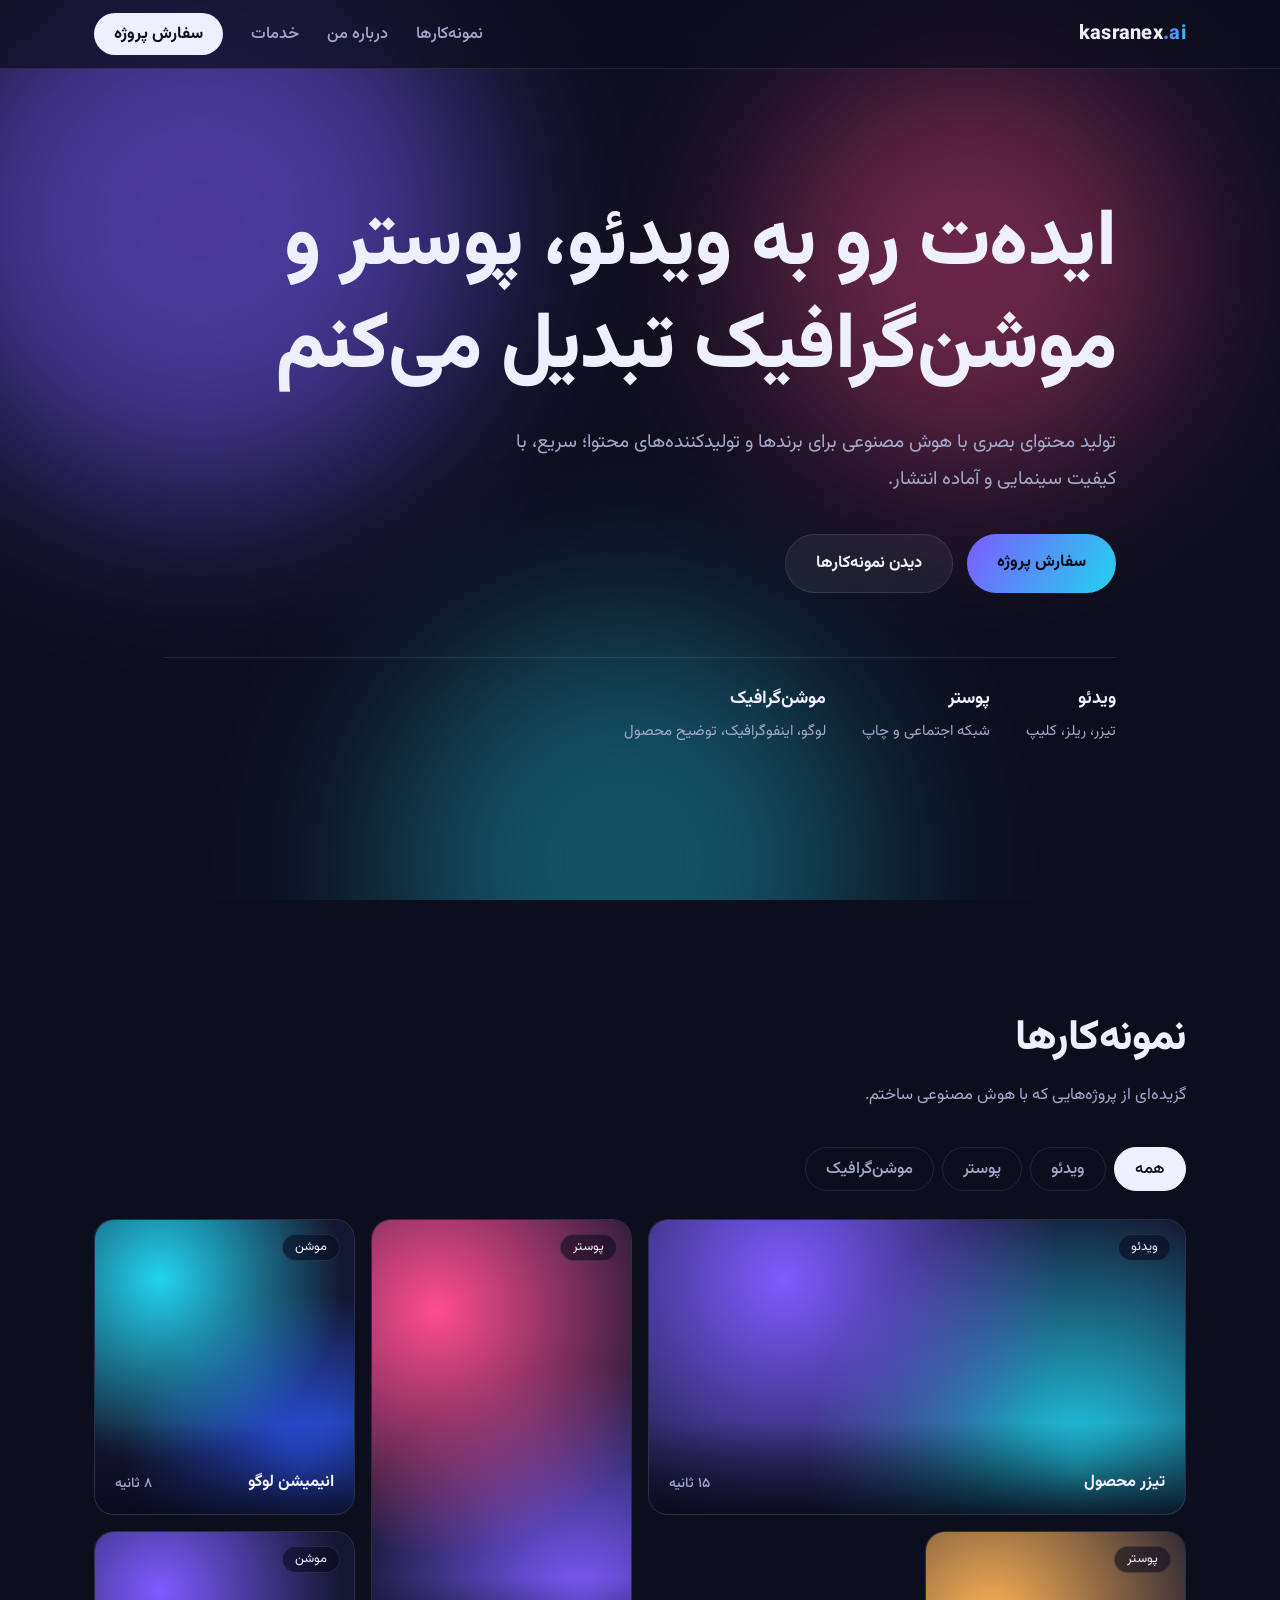
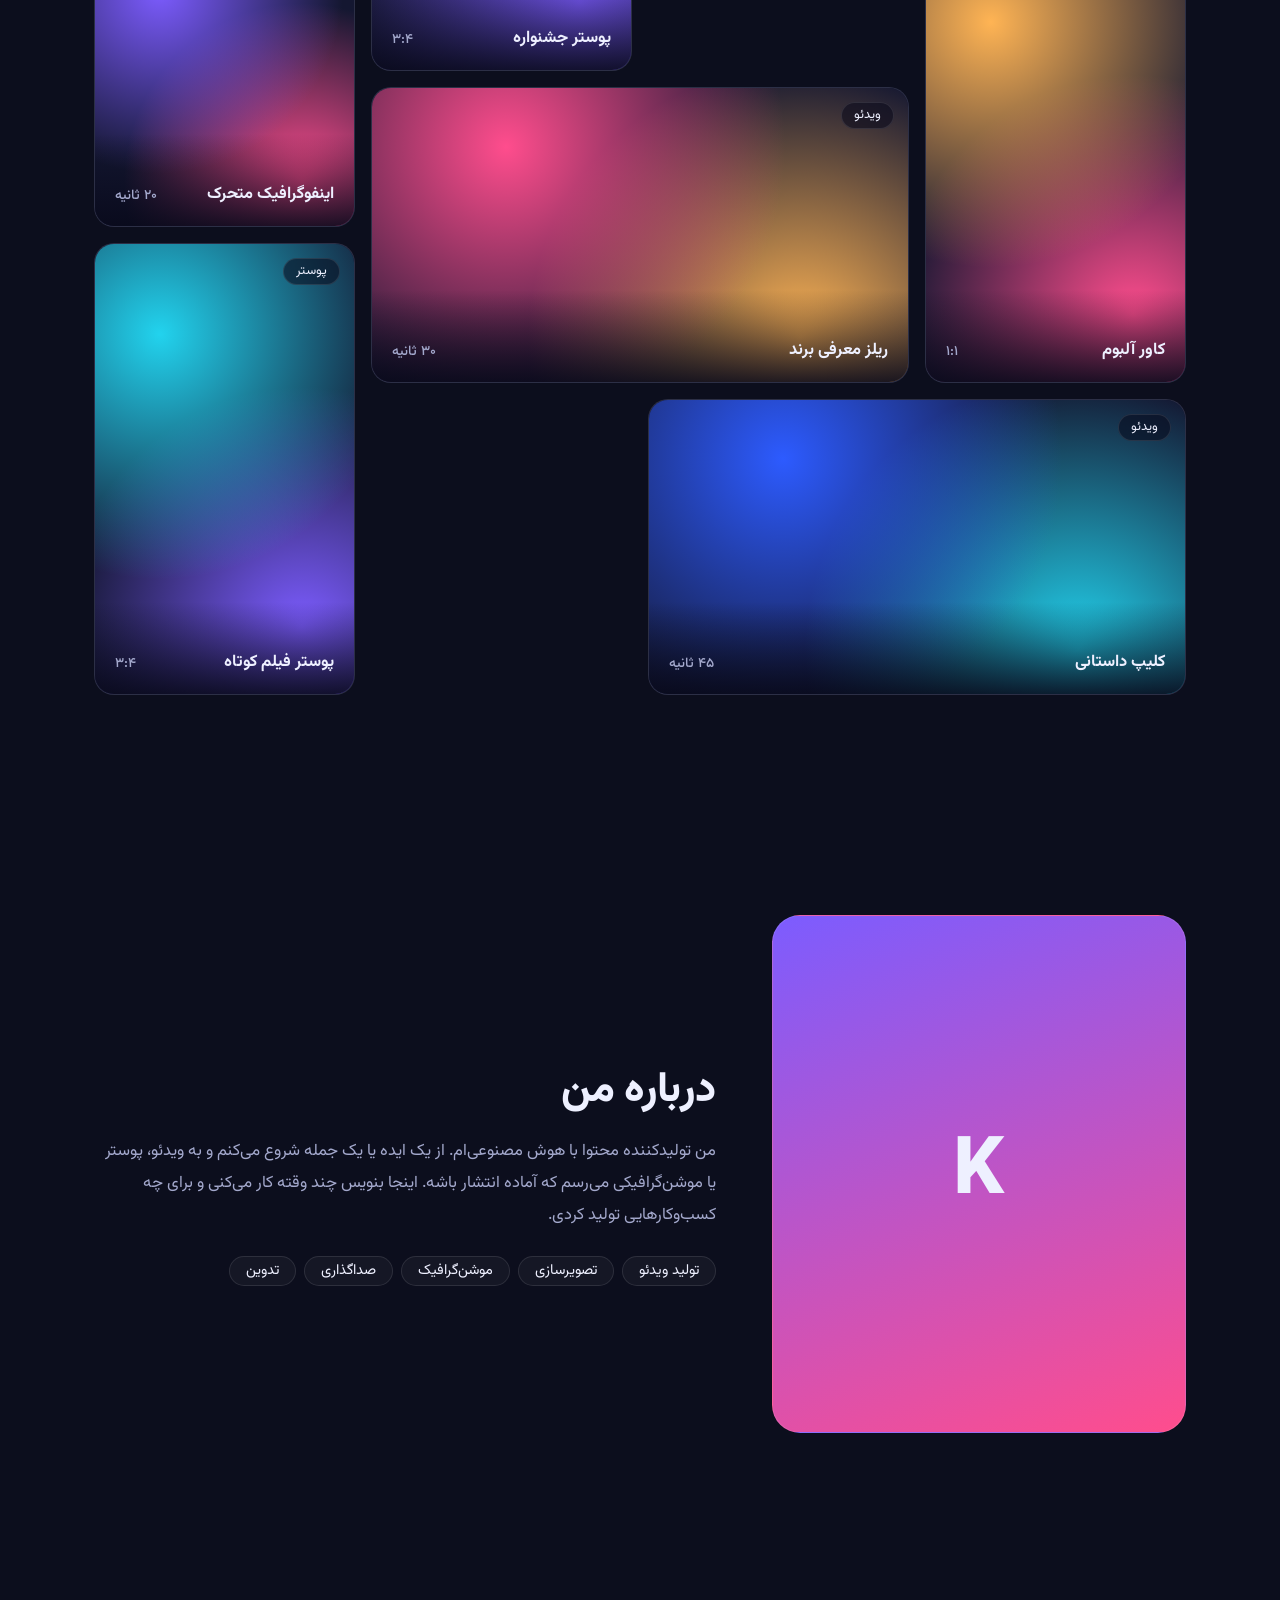
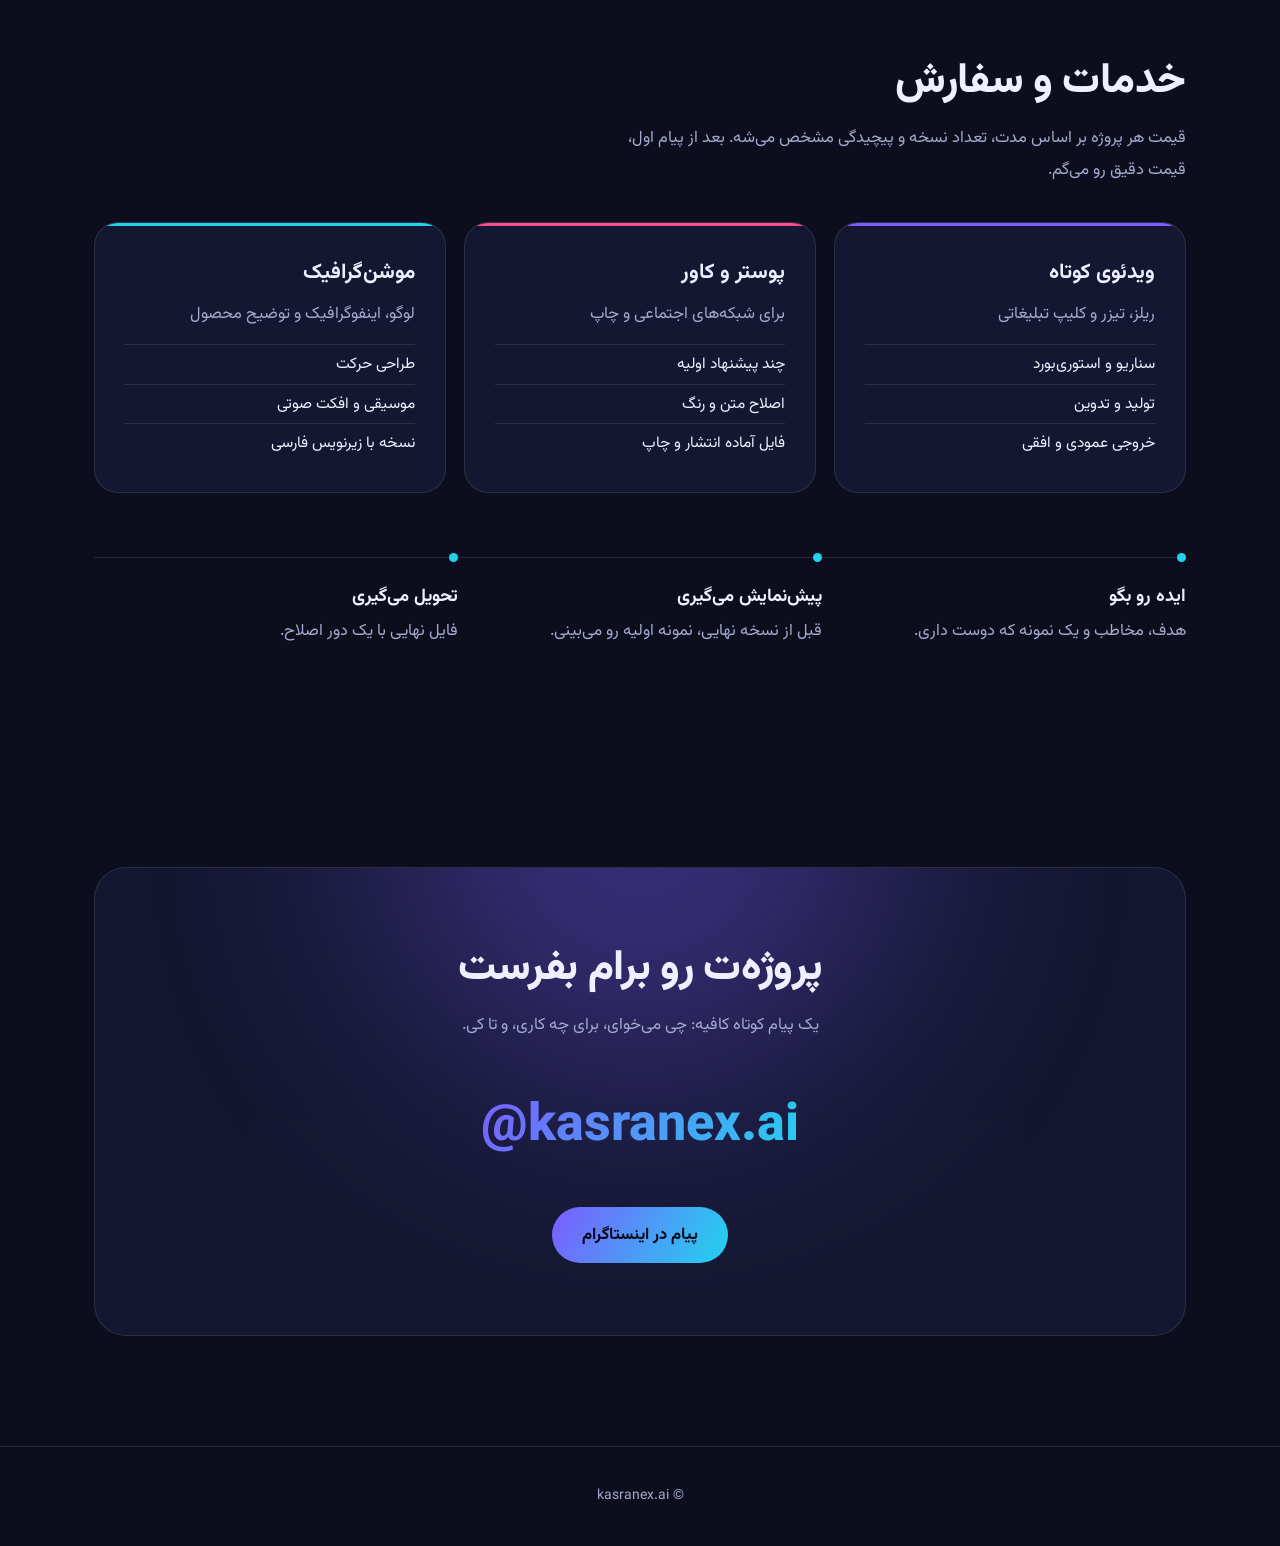
<file: index.html>
<!DOCTYPE html>
<html lang="fa" dir="rtl">
<head>
<meta charset="utf-8">
<meta name="viewport" content="width=device-width, initial-scale=1">
<title>kasranex.ai | ویدئو، پوستر و موشن‌گرافیک با هوش مصنوعی</title>
<meta name="description" content="تولید ویدئو، پوستر و موشن‌گرافیک با هوش مصنوعی. نمونه‌کارها و سفارش پروژه.">
<style>
@font-face{font-family:Vazirmatn;font-weight:400;font-display:swap;src:url(Vazirmatn-Regular.woff2) format("woff2")}
@font-face{font-family:Vazirmatn;font-weight:500;font-display:swap;src:url(Vazirmatn-Medium.woff2) format("woff2")}
@font-face{font-family:Vazirmatn;font-weight:700;font-display:swap;src:url(Vazirmatn-Bold.woff2) format("woff2")}
@font-face{font-family:Vazirmatn;font-weight:800;font-display:swap;src:url(Vazirmatn-ExtraBold.woff2) format("woff2")}
:root{
  --bg:#0c0e1d; --panel:#141731; --line:rgba(255,255,255,.1);
  --text:#eef0ff; --mute:#a3a8cc;
  --violet:#7c5cff; --cyan:#22d3ee; --rose:#ff4d8d; --amber:#ffb454;
  --grad:linear-gradient(120deg,var(--violet),var(--cyan));
}
*{box-sizing:border-box;margin:0}
html{scroll-behavior:smooth}
body{font-family:Vazirmatn,Tahoma,sans-serif;background:var(--bg);color:var(--text);line-height:1.95;font-size:16.5px}
a{color:inherit}
:focus-visible{outline:2px solid var(--cyan);outline-offset:3px}
.wrap{max-width:1140px;margin:0 auto;padding:0 24px}

/* header */
header{position:fixed;inset:0 0 auto 0;z-index:20;backdrop-filter:blur(14px);background:rgba(12,14,29,.7);border-bottom:1px solid var(--line)}
header .wrap{display:flex;align-items:center;justify-content:space-between;height:68px}
.logo{font-weight:800;font-size:20px;text-decoration:none;direction:ltr;letter-spacing:.3px}
.logo i{font-style:normal;background:var(--grad);-webkit-background-clip:text;background-clip:text;color:transparent}
nav{display:flex;gap:28px;align-items:center}
nav a{text-decoration:none;color:var(--mute);font-weight:500;transition:color .2s}
nav a:hover{color:var(--text)}
nav .cta{color:var(--bg);background:var(--text);padding:5px 20px;border-radius:99px;font-weight:700}
nav .cta:hover{color:var(--bg);background:var(--cyan)}

/* hero */
.hero{position:relative;overflow:hidden;min-height:100vh;display:flex;align-items:center;padding:120px 0 80px}
.aurora{position:absolute;inset:0;pointer-events:none}
.aurora span{position:absolute;border-radius:50%;filter:blur(90px);opacity:.55}
.aurora span:nth-child(1){width:560px;height:560px;background:var(--violet);left:-80px;top:-60px;animation:drift 18s ease-in-out infinite}
.aurora span:nth-child(2){width:480px;height:480px;background:var(--cyan);left:30%;bottom:-200px;opacity:.35;animation:drift 22s ease-in-out -6s infinite reverse}
.aurora span:nth-child(3){width:420px;height:420px;background:var(--rose);right:8%;top:6%;opacity:.4;animation:drift 20s ease-in-out -11s infinite}
@keyframes drift{50%{transform:translate(60px,40px) scale(1.12)}}
.hero .wrap{position:relative}
.hero h1{font-size:clamp(36px,6.2vw,80px);font-weight:800;line-height:1.3;max-width:12em;letter-spacing:-.5px}
.hero p{font-size:19px;color:var(--mute);max-width:32em;margin:24px 0 36px}
.btns{display:flex;gap:14px;flex-wrap:wrap}
.btn{display:inline-block;text-decoration:none;font-weight:700;padding:12px 30px;border-radius:99px;border:1px solid var(--line);background:rgba(255,255,255,.06);transition:background .2s,transform .2s}
.btn:hover{background:rgba(255,255,255,.14)}
.btn.main{background:var(--grad);border:0;color:#08091a}
.btn.main:hover{transform:translateY(-2px);background:var(--grad)}
.meta{display:flex;gap:36px;flex-wrap:wrap;margin-top:64px;padding-top:24px;border-top:1px solid var(--line);color:var(--mute);font-size:15px}
.meta b{display:block;color:var(--text);font-size:18px}

/* sections */
section{padding:110px 0}
h2{font-size:clamp(28px,3.6vw,42px);font-weight:800;line-height:1.4;letter-spacing:-.3px}
.lead{color:var(--mute);max-width:34em;margin:10px 0 36px}

/* work */
.filters{display:flex;gap:8px;flex-wrap:wrap;margin-bottom:28px}
.filters button{font:inherit;font-weight:500;cursor:pointer;padding:5px 20px;border:1px solid var(--line);border-radius:99px;background:transparent;color:var(--mute);transition:all .2s}
.filters button:hover{color:var(--text)}
.filters button[aria-pressed=true]{background:var(--text);color:var(--bg);border-color:var(--text)}
.grid{display:grid;grid-template-columns:repeat(auto-fill,minmax(260px,1fr));grid-auto-rows:140px;grid-auto-flow:dense;gap:16px}
.card{position:relative;overflow:hidden;border-radius:20px;border:1px solid var(--line);grid-row:span 2;background:var(--panel)}
.card.video{grid-column:span 2}
.card.poster{grid-row:span 3}
.card[hidden]{display:none}
.card img,.card video,.ph{position:absolute;inset:0;width:100%;height:100%;object-fit:cover;transition:transform .6s}
.card:hover img,.card:hover video,.card:hover .ph{transform:scale(1.05)}
.card figcaption{position:absolute;inset:auto 0 0 0;padding:44px 20px 16px;background:linear-gradient(transparent,rgba(8,9,26,.88));display:flex;justify-content:space-between;align-items:flex-end;gap:10px;font-weight:700}
.card figcaption small{font-weight:500;color:var(--mute)}
.badge{position:absolute;top:14px;inset-inline-start:14px;font-size:13px;padding:0 12px;border-radius:99px;background:rgba(8,9,26,.55);backdrop-filter:blur(8px);border:1px solid var(--line)}
@media(max-width:560px){.card.video{grid-column:span 1}}

/* about */
.about{display:grid;grid-template-columns:1fr 1.5fr;gap:56px;align-items:center}
.avatar{aspect-ratio:4/5;border-radius:28px;border:1px solid var(--line);background:linear-gradient(160deg,var(--violet),var(--rose)) center/cover;display:grid;place-items:center;font-size:80px;font-weight:800;direction:ltr}
.about p{color:var(--mute)}
.tools{display:flex;flex-wrap:wrap;gap:8px;margin-top:24px}
.tools span{border:1px solid var(--line);border-radius:99px;padding:0 16px;font-size:14.5px;background:rgba(255,255,255,.04)}

/* services */
.services{display:grid;grid-template-columns:repeat(auto-fit,minmax(270px,1fr));gap:18px}
.svc{position:relative;padding:30px;border-radius:24px;border:1px solid var(--line);background:var(--panel);overflow:hidden;transition:border-color .3s}
.svc::before{content:"";position:absolute;inset:0 0 auto 0;height:3px;background:var(--c)}
.svc:hover{border-color:var(--c)}
.svc:nth-child(1){--c:var(--violet)}.svc:nth-child(2){--c:var(--rose)}.svc:nth-child(3){--c:var(--cyan)}
.svc h3{font-size:21px;font-weight:700}
.svc>p{color:var(--mute);margin:4px 0 14px}
.svc ul{list-style:none;padding:0}
.svc li{padding:4px 0;border-top:1px solid var(--line);font-size:15.5px}
.steps{display:grid;grid-template-columns:repeat(auto-fit,minmax(220px,1fr));gap:0;margin-top:64px;counter-reset:s}
.steps div{counter-increment:s;position:relative;padding:22px 0 0;color:var(--mute);border-top:1px solid var(--line)}
.steps div::before{content:"";position:absolute;top:-5px;inset-inline-start:0;width:9px;height:9px;border-radius:50%;background:var(--cyan)}
.steps b{display:block;color:var(--text);font-size:18px}

/* contact */
.contact{position:relative;overflow:hidden;border-radius:32px;border:1px solid var(--line);padding:72px 40px;text-align:center;background:var(--panel)}
.contact::before{content:"";position:absolute;width:520px;height:520px;border-radius:50%;background:var(--violet);filter:blur(120px);opacity:.35;left:50%;top:-300px;translate:-50% 0}
.contact>*{position:relative}
.contact .lead{margin-inline:auto}
.handle{display:inline-block;direction:ltr;font-size:clamp(28px,5vw,52px);font-weight:800;text-decoration:none;margin-bottom:28px;background:var(--grad);-webkit-background-clip:text;background-clip:text;color:transparent}
.links{display:flex;gap:12px;justify-content:center;flex-wrap:wrap}
footer{padding:36px 0;text-align:center;color:var(--mute);font-size:14px;border-top:1px solid var(--line)}

@media(max-width:760px){
  nav a:not(.cta){display:none}
  .about{grid-template-columns:1fr;gap:32px}
  .avatar{max-width:260px;aspect-ratio:1}
  section{padding:80px 0}
  .contact{padding:56px 22px}
}
@media(prefers-reduced-motion:reduce){*{animation:none!important;transition:none!important;scroll-behavior:auto!important}}
</style>
</head>
<body>

<header>
  <div class="wrap">
    <a class="logo" href="#">kasranex<i>.ai</i></a>
    <nav aria-label="منوی اصلی">
      <a href="#work">نمونه‌کارها</a>
      <a href="#about">درباره من</a>
      <a href="#services">خدمات</a>
      <a class="cta" href="#contact">سفارش پروژه</a>
    </nav>
  </div>
</header>

<main>
<div class="hero">
  <div class="aurora" aria-hidden="true"><span></span><span></span><span></span></div>
  <div class="wrap">
    <h1>ایده‌ت رو به ویدئو، پوستر و موشن‌گرافیک تبدیل می‌کنم</h1>
    <p>تولید محتوای بصری با هوش مصنوعی برای برندها و تولیدکننده‌های محتوا؛ سریع، با کیفیت سینمایی و آماده انتشار.</p>
    <div class="btns">
      <a class="btn main" href="#contact">سفارش پروژه</a>
      <a class="btn" href="#work">دیدن نمونه‌کارها</a>
    </div>
    <div class="meta">
      <div><b>ویدئو</b>تیزر، ریلز، کلیپ</div>
      <div><b>پوستر</b>شبکه اجتماعی و چاپ</div>
      <div><b>موشن‌گرافیک</b>لوگو، اینفوگرافیک، توضیح محصول</div>
    </div>
  </div>
</div>

<section id="work">
  <div class="wrap">
    <h2>نمونه‌کارها</h2>
    <p class="lead">گزیده‌ای از پروژه‌هایی که با هوش مصنوعی ساختم.</p>
    <div class="filters" role="group" aria-label="فیلتر نمونه‌کارها">
      <button data-f="all" aria-pressed="true">همه</button>
      <button data-f="video" aria-pressed="false">ویدئو</button>
      <button data-f="poster" aria-pressed="false">پوستر</button>
      <button data-f="motion" aria-pressed="false">موشن‌گرافیک</button>
    </div>
    <div class="grid" id="grid"></div>
  </div>
</section>

<section id="about">
  <div class="wrap about">
    <div class="avatar" id="avatar" role="img" aria-label="تصویر من">K</div>
    <div>
      <h2>درباره من</h2>
      <p style="margin-top:14px">من تولیدکننده محتوا با هوش مصنوعی‌ام. از یک ایده یا یک جمله شروع می‌کنم و به ویدئو، پوستر یا موشن‌گرافیکی می‌رسم که آماده انتشار باشه. اینجا بنویس چند وقته کار می‌کنی و برای چه کسب‌وکارهایی تولید کردی.</p>
      <div class="tools">
        <span>تولید ویدئو</span><span>تصویرسازی</span><span>موشن‌گرافیک</span><span>صداگذاری</span><span>تدوین</span>
      </div>
    </div>
  </div>
</section>

<section id="services">
  <div class="wrap">
    <h2>خدمات و سفارش</h2>
    <p class="lead">قیمت هر پروژه بر اساس مدت، تعداد نسخه و پیچیدگی مشخص می‌شه. بعد از پیام اول، قیمت دقیق رو می‌گم.</p>
    <div class="services">
      <div class="svc"><h3>ویدئوی کوتاه</h3><p>ریلز، تیزر و کلیپ تبلیغاتی</p><ul><li>سناریو و استوری‌بورد</li><li>تولید و تدوین</li><li>خروجی عمودی و افقی</li></ul></div>
      <div class="svc"><h3>پوستر و کاور</h3><p>برای شبکه‌های اجتماعی و چاپ</p><ul><li>چند پیشنهاد اولیه</li><li>اصلاح متن و رنگ</li><li>فایل آماده انتشار و چاپ</li></ul></div>
      <div class="svc"><h3>موشن‌گرافیک</h3><p>لوگو، اینفوگرافیک و توضیح محصول</p><ul><li>طراحی حرکت</li><li>موسیقی و افکت صوتی</li><li>نسخه با زیرنویس فارسی</li></ul></div>
    </div>
    <div class="steps">
      <div><b>ایده رو بگو</b>هدف، مخاطب و یک نمونه که دوست داری.</div>
      <div><b>پیش‌نمایش می‌گیری</b>قبل از نسخه نهایی، نمونه اولیه رو می‌بینی.</div>
      <div><b>تحویل می‌گیری</b>فایل نهایی با یک دور اصلاح.</div>
    </div>
  </div>
</section>

<section id="contact">
  <div class="wrap">
    <div class="contact">
      <h2>پروژه‌ت رو برام بفرست</h2>
      <p class="lead">یک پیام کوتاه کافیه: چی می‌خوای، برای چه کاری، و تا کی.</p>
      <a class="handle" href="https://instagram.com/kasranex.ai">@kasranex.ai</a>
      <div class="links">
        <a class="btn main" href="https://instagram.com/kasranex.ai">پیام در اینستاگرام</a>
        <!-- اگه تلگرام یا ایمیل داری، اینجا اضافه کن:
        <a class="btn" href="https://t.me/YOUR_ID">تلگرام</a>
        <a class="btn" href="mailto:you@example.com">ایمیل</a> -->
      </div>
    </div>
  </div>
</section>
</main>

<footer>© kasranex.ai</footer>

<script>
/* نمونه‌کارها: هر مورد رو با فایل خودت جایگزین کن.
   type: video | poster | motion
   src : مسیر فایل (mp4/webm برای ویدئو و موشن، webp/png برای پوستر). اگر خالی باشه، پس‌زمینه رنگی نشون داده می‌شه. */
const works = [
  {type:"video",  title:"تیزر محصول",       note:"۱۵ ثانیه",  g:["#7c5cff","#22d3ee"], src:""},
  {type:"poster", title:"پوستر جشنواره",     note:"۳:۴",      g:["#ff4d8d","#7c5cff"], src:""},
  {type:"motion", title:"انیمیشن لوگو",      note:"۸ ثانیه",  g:["#22d3ee","#2d5bff"], src:""},
  {type:"poster", title:"کاور آلبوم",        note:"۱:۱",      g:["#ffb454","#ff4d8d"], src:""},
  {type:"video",  title:"ریلز معرفی برند",   note:"۳۰ ثانیه", g:["#ff4d8d","#ffb454"], src:""},
  {type:"motion", title:"اینفوگرافیک متحرک", note:"۲۰ ثانیه", g:["#7c5cff","#ff4d8d"], src:""},
  {type:"poster", title:"پوستر فیلم کوتاه",  note:"۳:۴",      g:["#22d3ee","#7c5cff"], src:""},
  {type:"video",  title:"کلیپ داستانی",      note:"۴۵ ثانیه", g:["#2d5bff","#22d3ee"], src:""}
];
const label = {video:"ویدئو", poster:"پوستر", motion:"موشن"};
const grid = document.getElementById("grid");
works.forEach(w => {
  const f = document.createElement("figure");
  f.className = "card " + w.type;
  f.dataset.type = w.type;
  let media;
  if (w.src && /\.(mp4|webm)$/i.test(w.src)) media = `<video src="${w.src}" muted loop playsinline autoplay></video>`;
  else if (w.src) media = `<img src="${w.src}" alt="${w.title}" loading="lazy">`;
  else media = `<div class="ph" style="background:radial-gradient(circle at 25% 20%,${w.g[0]},transparent 60%),radial-gradient(circle at 80% 85%,${w.g[1]},transparent 55%),#141731"></div>`;
  f.innerHTML = media + `<span class="badge">${label[w.type]}</span><figcaption>${w.title}<small>${w.note}</small></figcaption>`;
  grid.appendChild(f);
});
document.querySelectorAll(".filters button").forEach(b => b.addEventListener("click", () => {
  document.querySelectorAll(".filters button").forEach(x => x.setAttribute("aria-pressed", x === b));
  grid.querySelectorAll(".card").forEach(c => c.hidden = b.dataset.f !== "all" && c.dataset.type !== b.dataset.f);
}));
</script>
</body>
</html>
</file>
